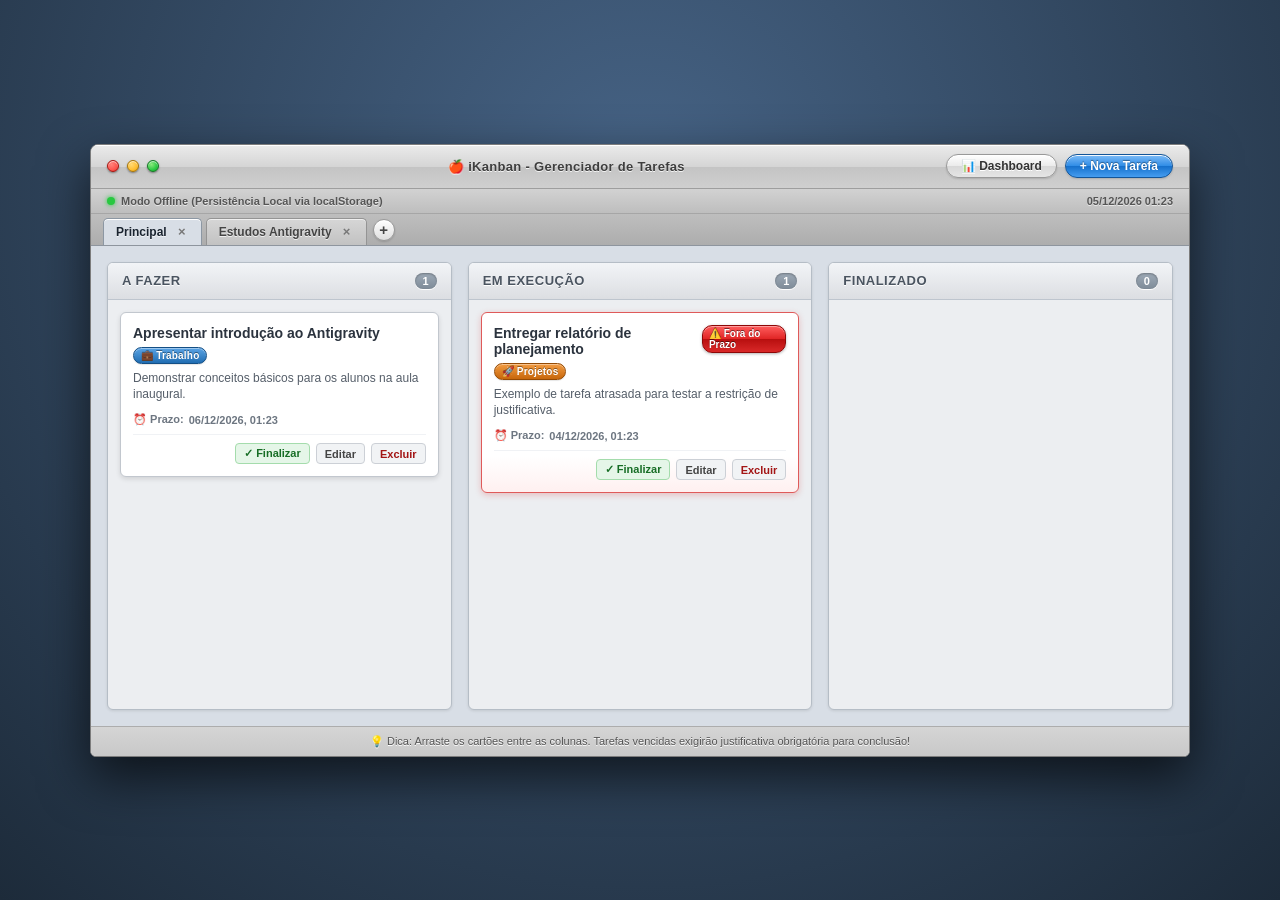
<file: index.html>
<!DOCTYPE html>
<html lang="pt-BR">
<head>
  <meta charset="UTF-8">
  <meta name="viewport" content="width=device-width, initial-scale=1.0">
  <title>iKanban - Gerenciador de Tarefas Clássico</title>
  <!-- Folha de estilos retrô estilo Apple (Mac OS X / iOS clássico) -->
  <link rel="stylesheet" href="style.css">
  <!-- jQuery para manipulação simples do DOM -->
  <script src="https://code.jquery.com/jquery-3.7.1.min.js"></script>
</head>
<body>

  <!-- Janela Principal com Estilo Mac OS X Aqua / Clássico -->
  <div class="mac-window">
    
    <!-- Barra de Título da Janela com os botões clássicos (Semáforo) -->
    <header class="window-header">
      <div class="window-controls">
        <span class="control-btn btn-close" title="Fechar"></span>
        <span class="control-btn btn-min" title="Minimizar"></span>
        <span class="control-btn btn-zoom" title="Expandir"></span>
      </div>
      <div class="window-title">🍎 iKanban - Gerenciador de Tarefas</div>
      <div class="window-actions">
        <a href="dashboard.html" class="aqua-btn" style="text-decoration: none; display: inline-flex; align-items: center; gap: 4px;">📊 Dashboard</a>
        <button id="btn-nova-tarefa" class="aqua-btn aqua-btn-primary">+ Nova Tarefa</button>
      </div>
    </header>

    <!-- Sub-barra com informações e data atual -->
    <div class="window-subbar">
      <div class="system-status">
        <span class="status-indicator"></span> 
        Modo Offline (Persistência Local via localStorage)
      </div>
      <div id="data-relogio" class="system-clock">--/--/---- --:--</div>
    </div>

    <!-- Barra de Abas Estilo Safari / Mac OS X Clássico -->
    <div class="window-tabs-bar">
      <div class="tabs-list" id="tabs-list">
        <!-- Abas renderizadas dinamicamente via JavaScript -->
      </div>
      <button type="button" class="btn-add-tab" id="btn-add-tab" title="Adicionar Nova Aba de Projeto">+</button>
    </div>

    <!-- Área Principal: Quadro Kanban com 3 colunas -->
    <main class="kanban-board">
      
      <!-- Coluna 1: A Fazer -->
      <section class="kanban-column" id="col-todo" data-status="todo">
        <div class="column-header">
          <h2>A Fazer</h2>
          <span class="task-count" id="count-todo">0</span>
        </div>
        <div class="column-body dropzone" data-status="todo">
          <!-- Os cartões de tarefas serão inseridos aqui dinamicamente -->
        </div>
      </section>

      <!-- Coluna 2: Em Execução -->
      <section class="kanban-column" id="col-doing" data-status="doing">
        <div class="column-header">
          <h2>Em Execução</h2>
          <span class="task-count" id="count-doing">0</span>
        </div>
        <div class="column-body dropzone" data-status="doing">
          <!-- Os cartões de tarefas serão inseridos aqui dinamicamente -->
        </div>
      </section>

      <!-- Coluna 3: Finalizado -->
      <section class="kanban-column" id="col-done" data-status="done">
        <div class="column-header">
          <h2>Finalizado</h2>
          <span class="task-count" id="count-done">0</span>
        </div>
        <div class="column-body dropzone" data-status="done">
          <!-- Os cartões de tarefas serão inseridos aqui dinamicamente -->
        </div>
      </section>

    </main>

    <!-- Rodapé da Janela com Dicas de Uso -->
    <footer class="window-footer">
      <span>💡 Dica: Arraste os cartões entre as colunas. Tarefas vencidas exigirão justificativa obrigatória para conclusão!</span>
    </footer>

  </div>

  <!-- ============================================== -->
  <!-- MODAL: Criação e Edição de Tarefas -->
  <!-- ============================================== -->
  <div class="modal-overlay" id="modal-tarefa">
    <div class="modal-window">
      <div class="modal-header">
        <span class="modal-title" id="modal-tarefa-titulo">Nova Tarefa</span>
        <button type="button" class="close-modal-btn" id="btn-fechar-modal-tarefa">&times;</button>
      </div>
      <form id="form-tarefa">
        <input type="hidden" id="tarefa-id">
        
        <div class="form-group">
          <label for="tarefa-titulo">Título da Tarefa:</label>
          <input type="text" id="tarefa-titulo" placeholder="Ex: Estudar comandos do Antigravity" required>
        </div>

        <div class="form-group">
          <label for="tarefa-descricao">Descrição:</label>
          <textarea id="tarefa-descricao" rows="3" placeholder="Detalhes da atividade..."></textarea>
        </div>

        <div class="form-group">
          <label for="tarefa-categoria">Categoria:</label>
          <select id="tarefa-categoria" required>
            <option value="Trabalho">💼 Trabalho</option>
            <option value="Estudos">📚 Estudos</option>
            <option value="Pessoal">👤 Pessoal</option>
            <option value="Projetos">🚀 Projetos</option>
            <option value="Geral">📌 Geral</option>
          </select>
        </div>

        <div class="form-group">
          <label for="tarefa-prazo">Prazo de Conclusão:</label>
          <input type="datetime-local" id="tarefa-prazo" required>
        </div>

        <div class="modal-footer">
          <button type="button" class="aqua-btn" id="btn-cancelar-tarefa">Cancelar</button>
          <button type="submit" class="aqua-btn aqua-btn-primary">Salvar</button>
        </div>
      </form>
    </div>
  </div>

  <!-- ============================================== -->
  <!-- MODAL OBRIGATÓRIO: Justificativa de Tarefa Vencida -->
  <!-- ============================================== -->
  <div class="modal-overlay" id="modal-justificativa">
    <div class="modal-window modal-warning">
      <div class="modal-header modal-header-warning">
        <span class="modal-title">⚠️ Tarefa Concluída Fora do Prazo</span>
      </div>
      <div class="modal-body-warning">
        <p>A tarefa <strong id="justificativa-tarefa-nome"></strong> está <strong>vencida</strong>!</p>
        <p class="warning-text">De acordo com as regras, é <u>obrigatório</u> informar uma justificativa/nota para permitir sua finalização.</p>
        
        <div class="form-group">
          <label for="justificativa-texto">Motivo do atraso (Obrigatório):</label>
          <textarea id="justificativa-texto" rows="3" placeholder="Descreva o motivo do atraso para arquivar a tarefa..." required></textarea>
        </div>
      </div>
      <div class="modal-footer">
        <button type="button" class="aqua-btn" id="btn-cancelar-justificativa">Voltar sem Finalizar</button>
        <button type="button" class="aqua-btn aqua-btn-primary" id="btn-confirmar-justificativa">Confirmar e Finalizar</button>
      </div>
    </div>
  </div>

  <!-- ============================================== -->
  <!-- MODAL: Criação de Nova Aba -->
  <!-- ============================================== -->
  <div class="modal-overlay" id="modal-aba">
    <div class="modal-window" style="max-width: 380px;">
      <div class="modal-header">
        <span class="modal-title">Nova Aba de Tarefas</span>
        <button type="button" class="close-modal-btn" id="btn-fechar-modal-aba">&times;</button>
      </div>
      <form id="form-aba">
        <div class="form-group">
          <label for="aba-nome">Nome da Aba (ex: Trabalho, Faculdade, Pessoal):</label>
          <input type="text" id="aba-nome" placeholder="Digite o título da aba..." required>
        </div>
        <div class="modal-footer">
          <button type="button" class="aqua-btn" id="btn-cancelar-aba">Cancelar</button>
          <button type="submit" class="aqua-btn aqua-btn-primary">Criar Aba</button>
        </div>
      </form>
    </div>
  </div>

  <!-- Script da aplicação -->
  <script src="app.js"></script>
</body>
</html>
</file>
<file: style.css>
/* ==========================================================================
   iKanban - Estilo Skeuomórfico Clássico Apple (Mac OS X Aqua / iOS Clássico)
   ========================================================================== */

/* Configurações Globais e Tipografia Estilo Apple */
* {
  margin: 0;
  padding: 0;
  box-sizing: border-box;
  font-family: -apple-system, BlinkMacSystemFont, "Lucida Grande", "Helvetica Neue", Arial, sans-serif;
  user-select: none;
}

body {
  /* Fundo estilo desktop clássico da Apple com degradê suave */
  background: radial-gradient(circle at 50% 20%, #466385 0%, #1d2b3a 100%);
  min-height: 100vh;
  display: flex;
  justify-content: center;
  align-items: center;
  padding: 20px;
  color: #333;
}

/* --------------------------------------------------------------------------
   Janela Mac OS X Aqua
   -------------------------------------------------------------------------- */
.mac-window {
  width: 100%;
  max-width: 1100px;
  background: #e6e6e6;
  border-radius: 8px 8px 6px 6px;
  /* Sombra profunda e borda prateada típica do sistema operacional */
  box-shadow: 0 20px 50px rgba(0, 0, 0, 0.65), 0 0 0 1px rgba(255, 255, 255, 0.4) inset;
  border: 1px solid #7c7c7c;
  display: flex;
  flex-direction: column;
  overflow: hidden;
}

/* Barra de Título (Window Header / Brushed Metal Style) */
.window-header {
  height: 44px;
  background: linear-gradient(to bottom, #ebebeb 0%, #d5d5d5 50%, #c4c4c4 51%, #cfcfcf 100%);
  border-bottom: 1px solid #9e9e9e;
  box-shadow: inset 0 1px 0 #ffffff;
  display: flex;
  align-items: center;
  justify-content: space-between;
  padding: 0 16px;
  position: relative;
}

/* Botões Semáforo da Apple (Fechar, Minimizar, Zoom) */
.window-controls {
  display: flex;
  gap: 8px;
  width: 80px;
}

.control-btn {
  width: 12px;
  height: 12px;
  border-radius: 50%;
  box-shadow: inset 0 1px 1px rgba(255, 255, 255, 0.7), 0 1px 2px rgba(0, 0, 0, 0.4);
  cursor: pointer;
}

.btn-close {
  background: radial-gradient(circle at 35% 35%, #ff837c 0%, #ff544d 60%, #cf2620 100%);
  border: 1px solid #a6120d;
}

.btn-min {
  background: radial-gradient(circle at 35% 35%, #ffd975 0%, #ffbe2f 60%, #cf920a 100%);
  border: 1px solid #a77405;
}

.btn-zoom {
  background: radial-gradient(circle at 35% 35%, #8ae97d 0%, #29ca41 60%, #159c29 100%);
  border: 1px solid #117721;
}

/* Título centralizado na barra */
.window-title {
  font-size: 13px;
  font-weight: 700;
  color: #3e3e3e;
  text-shadow: 0 1px 0 rgba(255, 255, 255, 0.8);
  letter-spacing: 0.3px;
}

.window-actions {
  display: flex;
  justify-content: flex-end;
  gap: 8px;
  width: auto;
}

/* Sub-barra metálica com status do sistema e relógio */
.window-subbar {
  background: linear-gradient(to bottom, #d2d2d2, #bebebe);
  padding: 6px 16px;
  font-size: 11px;
  font-weight: 600;
  color: #555;
  border-bottom: 1px solid #a6a6a6;
  text-shadow: 0 1px 0 rgba(255, 255, 255, 0.6);
  display: flex;
  justify-content: space-between;
  align-items: center;
}

.system-status {
  display: flex;
  align-items: center;
  gap: 6px;
}

.status-indicator {
  width: 8px;
  height: 8px;
  background-color: #28c840;
  border-radius: 50%;
  box-shadow: 0 0 5px #28c840;
}

/* --------------------------------------------------------------------------
   Barra de Abas (Tabs) Estilo Safari / Mac OS X Clássico
   -------------------------------------------------------------------------- */
.window-tabs-bar {
  background: linear-gradient(to bottom, #bebebe 0%, #adadad 100%);
  border-bottom: 1px solid #8e959e;
  padding: 4px 12px 0 12px;
  display: flex;
  align-items: flex-end;
  gap: 6px;
  overflow-x: auto;
}

.tabs-list {
  display: flex;
  align-items: flex-end;
  gap: 4px;
}

.tab-item {
  display: inline-flex;
  align-items: center;
  gap: 8px;
  background: linear-gradient(to bottom, #d6d6d6 0%, #c2c2c2 100%);
  border: 1px solid #949494;
  border-bottom: none;
  border-radius: 5px 5px 0 0;
  padding: 6px 12px;
  font-size: 12px;
  font-weight: 600;
  color: #444;
  text-shadow: 0 1px 0 rgba(255, 255, 255, 0.7);
  cursor: pointer;
  box-shadow: inset 0 1px 0 rgba(255, 255, 255, 0.6);
  transition: all 0.15s ease;
  white-space: nowrap;
}

.tab-item:hover {
  background: linear-gradient(to bottom, #e3e3e3 0%, #cecece 100%);
  color: #222;
}

/* Aba ativa se funde com o fundo da área de trabalho do kanban */
.tab-item.active {
  background: #d8dee6;
  border-color: #8c97a3;
  color: #1a2430;
  font-weight: 700;
  box-shadow: inset 0 1px 0 #ffffff;
  padding-bottom: 7px;
  margin-bottom: -1px; /* Cobre a borda inferior */
  z-index: 2;
}

.tab-close-btn {
  background: transparent;
  border: none;
  color: #777;
  font-size: 13px;
  font-weight: bold;
  cursor: pointer;
  width: 14px;
  height: 14px;
  line-height: 14px;
  border-radius: 50%;
  display: inline-flex;
  align-items: center;
  justify-content: center;
  padding: 0;
  transition: all 0.15s ease;
}

.tab-close-btn:hover {
  background: #e04b4b;
  color: #fff;
  text-shadow: none;
}

/* Botão de Adicionar Aba (+) */
.btn-add-tab {
  width: 22px;
  height: 22px;
  border-radius: 50%;
  background: linear-gradient(to bottom, #ffffff 0%, #dedede 100%);
  border: 1px solid #999;
  font-size: 15px;
  font-weight: bold;
  color: #444;
  cursor: pointer;
  display: flex;
  align-items: center;
  justify-content: center;
  margin-bottom: 4px;
  box-shadow: inset 0 1px 0 #fff, 0 1px 2px rgba(0, 0, 0, 0.15);
  transition: all 0.15s ease;
  line-height: 1;
}

.btn-add-tab:hover {
  background: linear-gradient(to bottom, #ffffff 0%, #eaeaea 100%);
  box-shadow: inset 0 1px 0 #fff, 0 1px 3px rgba(0, 0, 0, 0.25);
  color: #111;
}

.btn-add-tab:active {
  background: #ccc;
}

/* --------------------------------------------------------------------------
   Botões Aqua Clássicos da Apple
   -------------------------------------------------------------------------- */
.aqua-btn {
  background: linear-gradient(to bottom, #ffffff 0%, #ebebeb 50%, #d8d8d8 51%, #e5e5e5 100%);
  border: 1px solid #999;
  border-radius: 14px;
  padding: 4px 14px;
  font-size: 12px;
  font-weight: 600;
  color: #333;
  text-shadow: 0 1px 0 #fff;
  cursor: pointer;
  box-shadow: inset 0 1px 0 rgba(255, 255, 255, 0.9), 0 1px 2px rgba(0, 0, 0, 0.15);
  transition: all 0.15s ease;
  outline: none;
}

.aqua-btn:hover {
  background: linear-gradient(to bottom, #ffffff 0%, #f6f6f6 50%, #e0e0e0 51%, #eeeeee 100%);
  box-shadow: inset 0 1px 0 #fff, 0 1px 4px rgba(0, 0, 0, 0.25);
}

.aqua-btn:active {
  background: linear-gradient(to bottom, #c0c0c0 0%, #d6d6d6 100%);
  box-shadow: inset 0 1px 3px rgba(0, 0, 0, 0.3);
}

/* Botão Aqua Azul (Primary) */
.aqua-btn-primary {
  background: linear-gradient(to bottom, #7ebcf7 0%, #2f8ce6 50%, #1570cc 51%, #459df0 100%);
  border: 1px solid #135598;
  color: #ffffff;
  text-shadow: 0 -1px 1px rgba(0, 0, 0, 0.4);
}

.aqua-btn-primary:hover {
  background: linear-gradient(to bottom, #8ec8ff 0%, #3d98ef 50%, #1e7bd6 51%, #52a8f8 100%);
}

.aqua-btn-primary:active {
  background: linear-gradient(to bottom, #12579b 0%, #2475c7 100%);
  box-shadow: inset 0 1px 4px rgba(0, 0, 0, 0.5);
}

/* --------------------------------------------------------------------------
   Quadro Kanban e Colunas
   -------------------------------------------------------------------------- */
.kanban-board {
  display: grid;
  grid-template-columns: repeat(3, 1fr);
  gap: 16px;
  padding: 16px;
  background: #d8dee6;
  min-height: 480px;
}

/* Estrutura das Colunas */
.kanban-column {
  background: #eceef1;
  border-radius: 6px;
  border: 1px solid #b5bdc6;
  box-shadow: 0 1px 3px rgba(0, 0, 0, 0.1), inset 0 1px 0 #ffffff;
  display: flex;
  flex-direction: column;
}

.column-header {
  background: linear-gradient(to bottom, #f2f4f7, #dcdee2);
  border-bottom: 1px solid #bec5ce;
  padding: 10px 14px;
  display: flex;
  justify-content: space-between;
  align-items: center;
  border-radius: 5px 5px 0 0;
}

.column-header h2 {
  font-size: 13px;
  font-weight: 700;
  color: #4a5460;
  text-shadow: 0 1px 0 #fff;
  text-transform: uppercase;
  letter-spacing: 0.5px;
}

/* Contador de Tarefas em formato de pílula clássica */
.task-count {
  background: linear-gradient(to bottom, #9eaab7, #7e8b98);
  color: #ffffff;
  font-size: 11px;
  font-weight: 700;
  padding: 2px 8px;
  border-radius: 10px;
  box-shadow: inset 0 1px 2px rgba(0, 0, 0, 0.3), 0 1px 0 #ffffff;
}

/* Área de Drop / Lista de Cartões */
.column-body {
  padding: 12px;
  flex: 1;
  display: flex;
  flex-direction: column;
  gap: 12px;
  overflow-y: auto;
  max-height: 520px;
  transition: background-color 0.2s ease;
}

/* Destaque visual quando um cartão é arrastado por cima da coluna */
.column-body.drag-over {
  background-color: #d7e4f3;
  outline: 2px dashed #3a82ce;
  outline-offset: -4px;
  border-radius: 0 0 5px 5px;
}

/* --------------------------------------------------------------------------
   Cartões de Tarefa (Cards)
   -------------------------------------------------------------------------- */
.task-card {
  background: #ffffff;
  border-radius: 6px;
  border: 1px solid #c2c7ce;
  box-shadow: 0 2px 5px rgba(0, 0, 0, 0.12), inset 0 1px 0 #ffffff;
  padding: 12px;
  cursor: grab;
  position: relative;
  transition: transform 0.15s ease, box-shadow 0.15s ease;
  user-select: none;
}

.task-card:hover {
  box-shadow: 0 4px 10px rgba(0, 0, 0, 0.18), inset 0 1px 0 #ffffff;
  transform: translateY(-1px);
}

.task-card.dragging {
  opacity: 0.45;
  transform: scale(0.98);
  cursor: grabbing;
}

.task-header {
  display: flex;
  justify-content: space-between;
  align-items: flex-start;
  gap: 8px;
  margin-bottom: 6px;
}

.task-title {
  font-size: 14px;
  font-weight: 700;
  color: #2b333e;
  word-break: break-word;
}

.task-desc {
  font-size: 12px;
  color: #555e69;
  line-height: 1.4;
  margin-bottom: 10px;
  word-break: break-word;
}

.task-meta {
  font-size: 11px;
  font-weight: 600;
  color: #6d7681;
  margin-bottom: 8px;
  display: flex;
  align-items: center;
  gap: 5px;
}

/* Ações do cartão */
.task-actions {
  display: flex;
  gap: 6px;
  justify-content: flex-end;
  border-top: 1px solid #f0f2f5;
  padding-top: 8px;
}

.task-btn-action {
  background: #f1f3f5;
  border: 1px solid #ccd0d6;
  border-radius: 4px;
  font-size: 11px;
  font-weight: 600;
  padding: 3px 8px;
  cursor: pointer;
  color: #444;
}

.task-btn-action:hover {
  background: #e2e5e9;
}

.task-btn-delete {
  color: #a31515;
}

.task-btn-finish {
  background: #e5f6e8;
  border-color: #a4dcac;
  color: #176d25;
}

.task-btn-finish:hover {
  background: #d1f0d5;
}

/* --------------------------------------------------------------------------
   Estilos Especiais: Tarefas Fora do Prazo (Atrasadas)
   -------------------------------------------------------------------------- */
.task-card.overdue {
  border: 1px solid #df5a5a;
  background: linear-gradient(to bottom, #ffffff 80%, #fff0f0 100%);
  box-shadow: 0 2px 6px rgba(215, 45, 45, 0.25);
}

/* Pílula vermelha brilhante estilo notificação do iOS clássico */
.badge-overdue {
  display: inline-flex;
  align-items: center;
  gap: 4px;
  background: linear-gradient(to bottom, #ff5e5e 0%, #e02424 50%, #b80f0f 51%, #d92828 100%);
  color: #ffffff;
  font-size: 10px;
  font-weight: 800;
  padding: 2px 6px;
  border-radius: 10px;
  border: 1px solid #8e0707;
  box-shadow: 0 1px 3px rgba(0, 0, 0, 0.3), inset 0 1px 0 rgba(255, 255, 255, 0.4);
  text-shadow: 0 -1px 0 rgba(0, 0, 0, 0.5);
  animation: pulse-badge 2s infinite ease-in-out;
}

@keyframes pulse-badge {
  0% { transform: scale(1); }
  50% { transform: scale(1.04); }
  100% { transform: scale(1); }
}

/* --------------------------------------------------------------------------
   Estilos Especiais: Tarefas Concluídas (Finalizado)
   Restrição: não podem sofrer alteração de status
   -------------------------------------------------------------------------- */
.task-card.completed {
  background: #f7f9f7;
  border-color: #bcd4be;
  cursor: default; /* Impede sensação de arrastar */
}

.task-card.completed .task-title {
  color: #2b5631;
}

.badge-completed {
  display: inline-flex;
  align-items: center;
  gap: 4px;
  background: linear-gradient(to bottom, #6cd977 0%, #29aa39 50%, #1e872c 51%, #35b344 100%);
  color: #ffffff;
  font-size: 10px;
  font-weight: 700;
  padding: 2px 6px;
  border-radius: 10px;
  border: 1px solid #14611d;
  box-shadow: inset 0 1px 0 rgba(255, 255, 255, 0.4);
  text-shadow: 0 -1px 0 rgba(0, 0, 0, 0.3);
}

.task-note-box {
  background: #fff8db;
  border: 1px dashed #d1b446;
  border-radius: 4px;
  padding: 6px 8px;
  margin-top: 6px;
  font-size: 11px;
  color: #634f0c;
  line-height: 1.3;
}

.task-locked-notice {
  font-size: 10px;
  color: #7b887d;
  font-style: italic;
  display: flex;
  align-items: center;
  gap: 4px;
}

/* --------------------------------------------------------------------------
   Rodapé da Janela
   -------------------------------------------------------------------------- */
.window-footer {
  background: linear-gradient(to bottom, #d5d5d5, #c8c8c8);
  border-top: 1px solid #adadad;
  padding: 8px 16px;
  font-size: 11px;
  color: #555;
  text-shadow: 0 1px 0 #fff;
  text-align: center;
}

/* --------------------------------------------------------------------------
   Modais Estilo Mac OS X Alert / Sheet
   -------------------------------------------------------------------------- */
.modal-overlay {
  position: fixed;
  top: 0;
  left: 0;
  width: 100vw;
  height: 100vh;
  background: rgba(0, 0, 0, 0.5);
  display: none;
  justify-content: center;
  align-items: center;
  z-index: 999;
}

.modal-overlay.active {
  display: flex;
}

.modal-window {
  width: 90%;
  max-width: 440px;
  background: #ececec;
  border-radius: 8px;
  box-shadow: 0 25px 60px rgba(0, 0, 0, 0.6), 0 0 0 1px #999;
  border: 1px solid #ffffff;
  overflow: hidden;
  animation: pop-modal 0.2s cubic-bezier(0.18, 0.89, 0.32, 1.28);
}

@keyframes pop-modal {
  from {
    transform: scale(0.92);
    opacity: 0;
  }
  to {
    transform: scale(1);
    opacity: 1;
  }
}

.modal-header {
  background: linear-gradient(to bottom, #e4e4e4, #d0d0d0);
  border-bottom: 1px solid #b5b5b5;
  padding: 10px 16px;
  display: flex;
  justify-content: space-between;
  align-items: center;
}

.modal-title {
  font-size: 13px;
  font-weight: 700;
  color: #333;
  text-shadow: 0 1px 0 #fff;
}

.close-modal-btn {
  background: transparent;
  border: none;
  font-size: 18px;
  color: #666;
  cursor: pointer;
}

.close-modal-btn:hover {
  color: #000;
}

form, .modal-body-warning {
  padding: 16px;
  display: flex;
  flex-direction: column;
  gap: 12px;
}

.form-group {
  display: flex;
  flex-direction: column;
  gap: 5px;
}

.form-group label {
  font-size: 12px;
  font-weight: 600;
  color: #444;
}

.form-group input,
.form-group textarea,
.form-group select {
  border: 1px solid #a8a8a8;
  border-radius: 4px;
  padding: 7px 10px;
  font-size: 13px;
  outline: none;
  background: #fff;
  box-shadow: inset 0 1px 2px rgba(0, 0, 0, 0.15);
}

.form-group input:focus,
.form-group textarea:focus,
.form-group select:focus {
  border-color: #3880ff;
  box-shadow: 0 0 0 2px rgba(56, 128, 255, 0.35);
}

.modal-footer {
  padding: 12px 16px;
  background: #e2e2e2;
  border-top: 1px solid #c7c7c7;
  display: flex;
  justify-content: flex-end;
  gap: 10px;
}

/* Modal específico de alerta de atraso */
.modal-header-warning {
  background: linear-gradient(to bottom, #fff2ce, #fedd82);
  border-bottom: 1px solid #d4a945;
}

.warning-text {
  font-size: 12px;
  color: #8c4204;
  line-height: 1.4;
  background: #fff9e6;
  padding: 8px;
  border-radius: 4px;
  border-left: 3px solid #e08b1a;
}

/* --------------------------------------------------------------------------
   Badges de Categorias de Tarefas (Pílulas Estilo iOS / Mac Clássico)
   -------------------------------------------------------------------------- */
.badge-category {
  display: inline-flex;
  align-items: center;
  gap: 3px;
  font-size: 10px;
  font-weight: 700;
  padding: 2px 7px;
  border-radius: 9px;
  box-shadow: inset 0 1px 0 rgba(255, 255, 255, 0.4), 0 1px 1px rgba(0, 0, 0, 0.1);
  letter-spacing: 0.2px;
}

/* Trabalho: Azul clássico corporativo */
.cat-trabalho {
  background: linear-gradient(to bottom, #5ba4e5, #206db2);
  color: #fff;
  border: 1px solid #144f85;
  text-shadow: 0 -1px 0 rgba(0, 0, 0, 0.4);
}

/* Estudos: Roxo / Violeta acadêmico */
.cat-estudos {
  background: linear-gradient(to bottom, #9b72cf, #62349e);
  color: #fff;
  border: 1px solid #481f7c;
  text-shadow: 0 -1px 0 rgba(0, 0, 0, 0.4);
}

/* Pessoal: Verde Esmeralda */
.cat-pessoal {
  background: linear-gradient(to bottom, #59c381, #248c4a);
  color: #fff;
  border: 1px solid #196936;
  text-shadow: 0 -1px 0 rgba(0, 0, 0, 0.4);
}

/* Projetos: Laranja criativo */
.cat-projetos {
  background: linear-gradient(to bottom, #f39c42, #c7670c);
  color: #fff;
  border: 1px solid #944a04;
  text-shadow: 0 -1px 0 rgba(0, 0, 0, 0.4);
}

/* Geral: Grafite / Prata metálico */
.cat-geral {
  background: linear-gradient(to bottom, #a3aab3, #717a85);
  color: #fff;
  border: 1px solid #555c65;
  text-shadow: 0 -1px 0 rgba(0, 0, 0, 0.4);
}

/* --------------------------------------------------------------------------
   Estrutura da Página de Dashboard Analítico
   -------------------------------------------------------------------------- */
.dashboard-content {
  padding: 16px;
  background: #d8dee6;
  display: flex;
  flex-direction: column;
  gap: 16px;
  overflow-y: auto;
  max-height: 720px;
}

/* Grid dos Indicadores Numéricos (Widgets Mac OS) */
.dashboard-stats-grid {
  display: grid;
  grid-template-columns: repeat(auto-fit, minmax(180px, 1fr));
  gap: 12px;
}

.stat-card {
  background: linear-gradient(to bottom, #ffffff 0%, #f1f3f6 100%);
  border: 1px solid #bec5ce;
  border-radius: 6px;
  padding: 12px 14px;
  box-shadow: 0 1px 3px rgba(0, 0, 0, 0.1), inset 0 1px 0 #ffffff;
  display: flex;
  flex-direction: column;
  justify-content: space-between;
  position: relative;
  overflow: hidden;
}

.stat-card::before {
  content: '';
  position: absolute;
  top: 0;
  left: 0;
  right: 0;
  height: 3px;
  background: #a0aab5;
}

.stat-card.stat-primary::before { background: #2f8ce6; }
.stat-card.stat-warning::before { background: #e09819; }
.stat-card.stat-success::before { background: #28c840; }
.stat-card.stat-danger::before  { background: #df3838; }
.stat-card.stat-neutral::before { background: #8e71b8; }

.stat-title {
  font-size: 11px;
  font-weight: 700;
  color: #5d6773;
  text-transform: uppercase;
  letter-spacing: 0.5px;
  margin-bottom: 6px;
}

.stat-number {
  font-size: 26px;
  font-weight: 800;
  color: #2b333e;
  line-height: 1;
  text-shadow: 0 1px 0 #fff;
}

.stat-subtitle {
  font-size: 11px;
  color: #7b8591;
  margin-top: 4px;
}

/* Grid de Gráficos Analíticos */
.dashboard-charts-grid {
  display: grid;
  grid-template-columns: repeat(auto-fit, minmax(320px, 1fr));
  gap: 16px;
}

.chart-card {
  background: #ffffff;
  border: 1px solid #b5bdc6;
  border-radius: 6px;
  box-shadow: 0 2px 5px rgba(0, 0, 0, 0.08), inset 0 1px 0 #ffffff;
  padding: 14px;
  display: flex;
  flex-direction: column;
}

.chart-header {
  border-bottom: 1px solid #e5e8ec;
  padding-bottom: 8px;
  margin-bottom: 12px;
  display: flex;
  justify-content: space-between;
  align-items: center;
}

.chart-header h3 {
  font-size: 13px;
  font-weight: 700;
  color: #3b444f;
}

.chart-container {
  position: relative;
  width: 100%;
  height: 240px;
}

/* Responsividade simples para telas menores */
@media (max-width: 800px) {
  .kanban-board {
    grid-template-columns: 1fr;
  }
  .dashboard-stats-grid {
    grid-template-columns: 1fr 1fr;
  }
  .dashboard-charts-grid {
    grid-template-columns: 1fr;
  }
}
</file>
